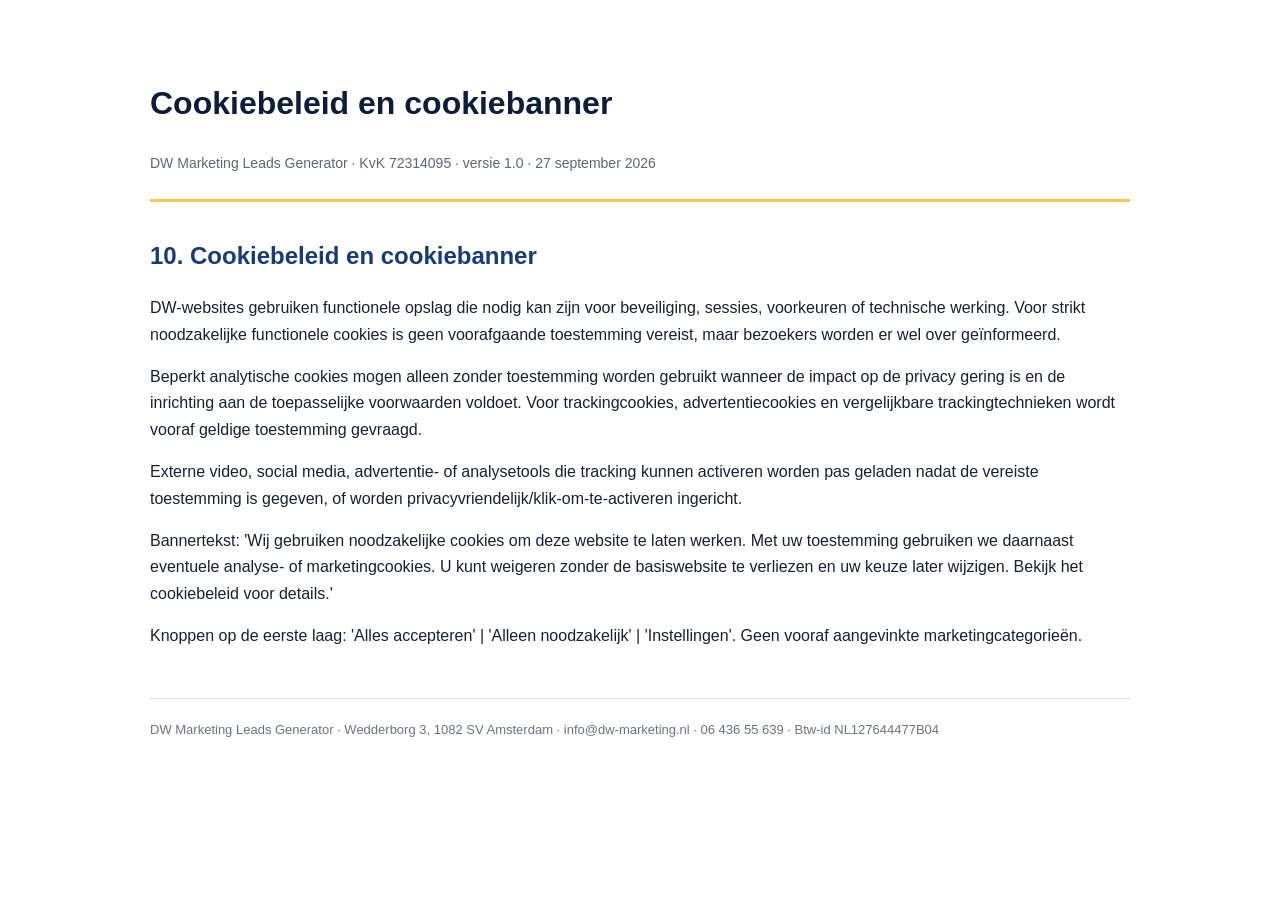
<file: cookies.html>
<!doctype html><html lang="nl"><head><meta charset="utf-8"><meta name="viewport" content="width=device-width,initial-scale=1"><title>Cookiebeleid en cookiebanner</title><style>body{font-family:Arial,Helvetica,sans-serif;max-width:980px;margin:0 auto;padding:32px;color:#172033;line-height:1.65}h1{color:#0c1d3a}h2{color:#173b78;margin-top:34px}a{color:#175fd3}header{padding:24px 0;border-bottom:3px solid #f2c94c;margin-bottom:30px}.meta{color:#5d6675;font-size:14px}.note{background:#fff6cf;border:1px solid #ecd36f;padding:14px 16px;border-radius:12px}.footer{margin-top:48px;padding-top:20px;border-top:1px solid #ddd;color:#6b7280;font-size:13px}ul{padding-left:22px}</style></head><body><header><h1>Cookiebeleid en cookiebanner</h1><div class="meta">DW Marketing Leads Generator · KvK 72314095 · versie 1.0 · 27 september 2026</div></header><h2>10. Cookiebeleid en cookiebanner</h2><p>DW-websites gebruiken functionele opslag die nodig kan zijn voor beveiliging, sessies, voorkeuren of technische werking. Voor strikt noodzakelijke functionele cookies is geen voorafgaande toestemming vereist, maar bezoekers worden er wel over geïnformeerd.</p><p>Beperkt analytische cookies mogen alleen zonder toestemming worden gebruikt wanneer de impact op de privacy gering is en de inrichting aan de toepasselijke voorwaarden voldoet. Voor trackingcookies, advertentiecookies en vergelijkbare trackingtechnieken wordt vooraf geldige toestemming gevraagd.</p><p>Externe video, social media, advertentie- of analysetools die tracking kunnen activeren worden pas geladen nadat de vereiste toestemming is gegeven, of worden privacyvriendelijk/klik-om-te-activeren ingericht.</p><p>Bannertekst: &#x27;Wij gebruiken noodzakelijke cookies om deze website te laten werken. Met uw toestemming gebruiken we daarnaast eventuele analyse- of marketingcookies. U kunt weigeren zonder de basiswebsite te verliezen en uw keuze later wijzigen. Bekijk het cookiebeleid voor details.&#x27;</p><p>Knoppen op de eerste laag: &#x27;Alles accepteren&#x27; | &#x27;Alleen noodzakelijk&#x27; | &#x27;Instellingen&#x27;. Geen vooraf aangevinkte marketingcategorieën.</p><div class="footer">DW Marketing Leads Generator · Wedderborg 3, 1082 SV Amsterdam · info@dw-marketing.nl · 06 436 55 639 · Btw-id NL127644477B04</div></body></html>
</file>
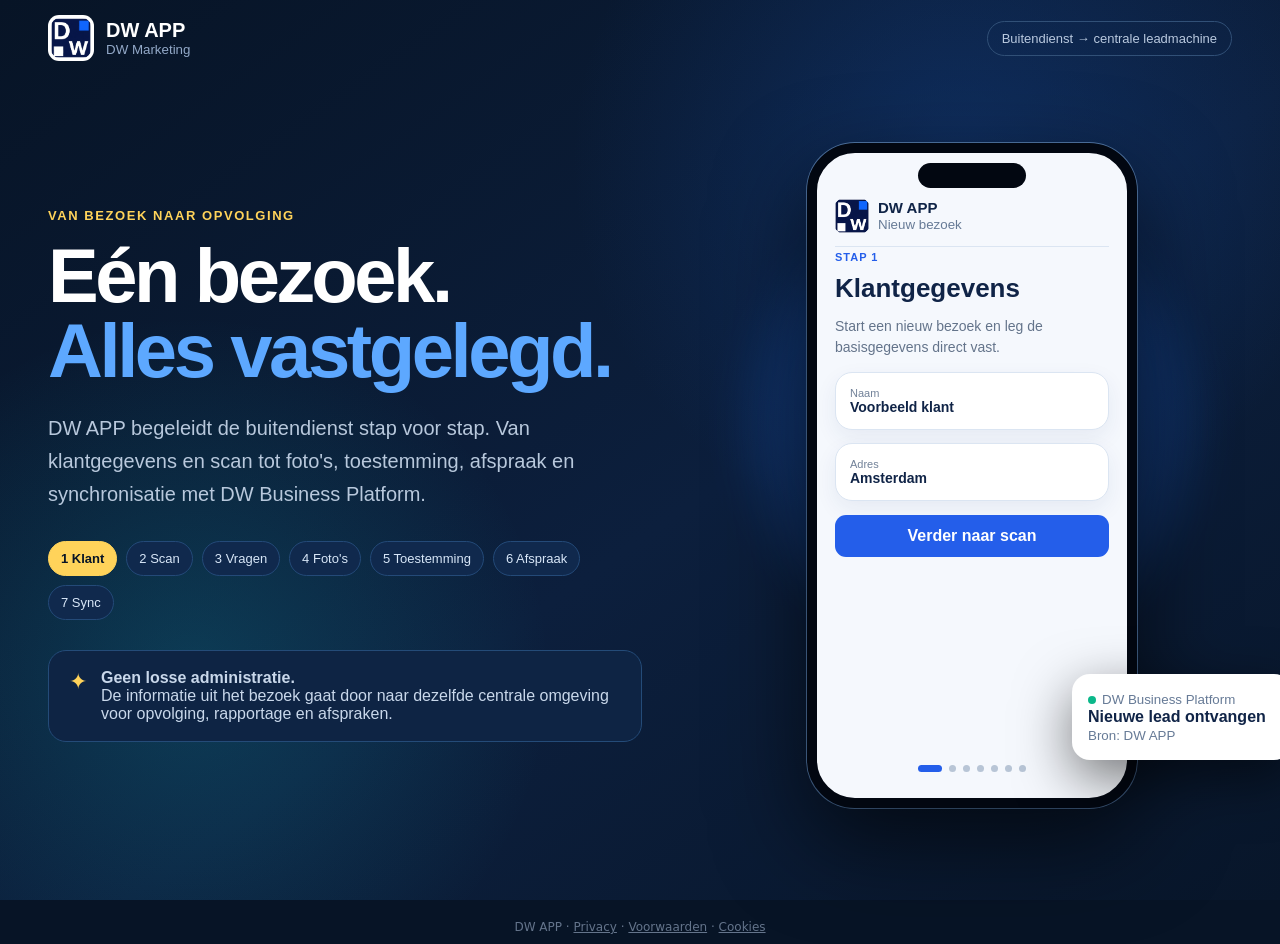
<file: demo.html>
<!doctype html><html lang="nl"><head><meta charset="utf-8"><meta name="viewport" content="width=device-width,initial-scale=1"><title>DW APP — productdemo</title><link rel="icon" href="dw-logo.png"><style>
*{box-sizing:border-box}html{scroll-behavior:smooth}body{margin:0;font-family:Inter,Segoe UI,Arial,sans-serif;background:#071426;color:#fff;min-height:100vh;overflow-x:hidden}.bg{position:fixed;inset:0;background:radial-gradient(circle at 75% 18%,#174fa855,transparent 32%),radial-gradient(circle at 15% 75%,#13b8c933,transparent 28%),linear-gradient(145deg,#071426,#0c1f3d 55%,#08162a);z-index:-1}.top{height:76px;display:flex;align-items:center;justify-content:space-between;max-width:1240px;margin:auto;padding:0 28px}.brand{display:flex;gap:12px;align-items:center}.brand img{width:46px;height:46px;object-fit:contain;background:#fff;border-radius:11px;padding:3px}.brand b{font-size:20px}.brand small{display:block;color:#93a9c8}.pill{border:1px solid #315077;border-radius:999px;padding:9px 14px;color:#b9c9df;font-size:13px}.hero{max-width:1240px;margin:auto;min-height:calc(100vh - 76px);padding:44px 28px 70px;display:grid;grid-template-columns:1fr 520px;gap:70px;align-items:center}.eyebrow{color:#ffd35a;font-weight:800;letter-spacing:.12em;font-size:13px}.copy h1{font-size:clamp(46px,6vw,76px);line-height:.98;margin:16px 0 24px;letter-spacing:-.045em}.copy h1 span{color:#5da8ff}.copy p{font-size:20px;line-height:1.65;color:#b8c8dc;max-width:650px}.flow{display:flex;flex-wrap:wrap;gap:9px;margin:30px 0}.flow span{background:#10294d;border:1px solid #244a78;border-radius:999px;padding:9px 12px;font-size:13px;color:#d8e7f8}.flow span.active{background:#ffd35a;color:#071426;border-color:#ffd35a;font-weight:800}.note{display:flex;gap:14px;align-items:flex-start;background:#0e2444;border:1px solid #244b78;border-radius:18px;padding:18px 20px;max-width:620px;color:#c9d8eb}.note i{font-style:normal;color:#ffd35a;font-size:22px}.stage{position:relative;display:flex;justify-content:center}.halo{position:absolute;width:440px;height:440px;border-radius:50%;background:#1e73ff33;filter:blur(25px);top:60px}.phone{position:relative;width:330px;height:665px;border:10px solid #020711;border-radius:48px;background:#f5f8fd;box-shadow:0 35px 90px #0009,0 0 0 1px #5278a8;overflow:hidden;z-index:2}.notch{position:absolute;top:10px;left:50%;transform:translateX(-50%);width:108px;height:25px;background:#020711;border-radius:20px;z-index:4}.screen{height:100%;color:#102447;padding:46px 18px 18px;display:flex;flex-direction:column}.apphead{display:flex;align-items:center;gap:9px;border-bottom:1px solid #dbe5f2;padding-bottom:13px}.apphead img{width:34px;height:34px;object-fit:contain}.apphead b{font-size:15px}.apphead small{display:block;color:#667a96}.screenbody{flex:1;padding-top:20px;position:relative}.slide{position:absolute;inset:0;opacity:0;transform:translateX(24px);transition:.55s ease;pointer-events:none}.slide.show{opacity:1;transform:none}.kicker{font-size:11px;font-weight:800;color:#245eea;letter-spacing:.09em}.slide h3{font-size:26px;line-height:1.1;margin:9px 0 8px}.slide p{font-size:14px;line-height:1.5;color:#64748b}.card{background:#fff;border:1px solid #dbe5f2;border-radius:17px;padding:14px;margin:13px 0;box-shadow:0 8px 22px #183b6d12}.row{display:flex;justify-content:space-between;align-items:center;gap:10px}.label{font-size:11px;color:#718198}.value{font-weight:800;font-size:14px}.bar{height:7px;background:#e8eef7;border-radius:8px;overflow:hidden;margin:10px 0}.bar i{display:block;height:100%;width:76%;background:#245eea;border-radius:8px}.btn{background:#245eea;color:#fff;border-radius:11px;text-align:center;padding:12px;font-weight:800;margin-top:14px}.btn.yellow{background:#ffd35a;color:#071426}.photo{height:116px;border-radius:14px;background:linear-gradient(135deg,#d8e7f5,#9fc1e4);display:grid;place-items:center;font-size:38px}.success{height:145px;border-radius:50%;width:145px;margin:28px auto 20px;background:#eaf9f4;display:grid;place-items:center;color:#07876f;font-size:60px}.dots{display:flex;justify-content:center;gap:7px;padding:8px}.dots i{width:7px;height:7px;border-radius:50%;background:#b8c5d6}.dots i.on{width:24px;border-radius:8px;background:#245eea}.platform{position:absolute;right:-60px;bottom:48px;background:#fff;color:#102447;border-radius:18px;padding:16px;width:220px;z-index:3;box-shadow:0 18px 55px #0008;animation:float 4s ease-in-out infinite}.platform b{display:block}.platform small{color:#667a96}.live{display:inline-block;width:8px;height:8px;background:#0bb88a;border-radius:50%;margin-right:6px}@keyframes float{50%{transform:translateY(-10px)}}@media(max-width:980px){.hero{grid-template-columns:1fr;text-align:center}.copy p,.note{margin-left:auto;margin-right:auto}.flow{justify-content:center}.stage{margin-top:15px}.platform{right:0}}@media(max-width:520px){.top{padding:0 16px}.pill{display:none}.hero{padding:25px 16px 60px}.copy h1{font-size:46px}.copy p{font-size:17px}.phone{width:300px;height:610px}.platform{display:none}}
</style></head><body><div class="bg"></div><header class="top"><div class="brand"><img src="dw-logo.png" alt="DW logo"><div><b>DW APP</b><small>DW Marketing</small></div></div><div class="pill">Buitendienst → centrale leadmachine</div></header><main class="hero"><section class="copy"><div class="eyebrow">VAN BEZOEK NAAR OPVOLGING</div><h1>Eén bezoek.<br><span>Alles vastgelegd.</span></h1><p>DW APP begeleidt de buitendienst stap voor stap. Van klantgegevens en scan tot foto's, toestemming, afspraak en synchronisatie met DW Business Platform.</p><div class="flow" id="flow"><span>1 Klant</span><span>2 Scan</span><span>3 Vragen</span><span>4 Foto's</span><span>5 Toestemming</span><span>6 Afspraak</span><span>7 Sync</span></div><div class="note"><i>✦</i><div><b>Geen losse administratie.</b><br>De informatie uit het bezoek gaat door naar dezelfde centrale omgeving voor opvolging, rapportage en afspraken.</div></div></section><section class="stage"><div class="halo"></div><div class="phone"><div class="notch"></div><div class="screen"><div class="apphead"><img src="dw-logo.png"><div><b>DW APP</b><small>Nieuw bezoek</small></div></div><div class="screenbody"><div class="slide show"><span class="kicker">STAP 1</span><h3>Klantgegevens</h3><p>Start een nieuw bezoek en leg de basisgegevens direct vast.</p><div class="card"><div class="label">Naam</div><div class="value">Voorbeeld klant</div></div><div class="card"><div class="label">Adres</div><div class="value">Amsterdam</div></div><div class="btn">Verder naar scan</div></div><div class="slide"><span class="kicker">STAP 2</span><h3>Kies de juiste route</h3><p>Particulier of zakelijk: de medewerker kiest de scan die bij het bezoek hoort.</p><div class="card"><div class="row"><b>Woningcheck</b><span>→</span></div></div><div class="card"><div class="row"><b>AI Efficiency Scan</b><span>→</span></div></div><div class="card"><div class="row"><b>Energie & Compliance</b><span>→</span></div></div></div><div class="slide"><span class="kicker">STAP 3</span><h3>Vragen stap voor stap</h3><p>Duidelijke invoer met voortgang. De bestaande vragen blijven leidend.</p><div class="card"><div class="row"><span class="label">Voortgang</span><b>8 / 12</b></div><div class="bar"><i></i></div></div><div class="card"><div class="label">Huidige situatie</div><div class="value">Antwoord geregistreerd ✓</div></div><div class="btn">Volgende vraag</div></div><div class="slide"><span class="kicker">STAP 4</span><h3>Foto's bij het dossier</h3><p>Leg relevante situaties vast tijdens het bezoek.</p><div class="photo">▣</div><div class="card"><div class="row"><span>Foto toegevoegd</span><b>✓</b></div></div><div class="btn">Foto toevoegen</div></div><div class="slide"><span class="kicker">STAP 5</span><h3>Toestemming vastleggen</h3><p>De medewerker ziet duidelijk wat wordt vastgelegd voordat het dossier verdergaat.</p><div class="card"><div class="row"><span>Toestemming klant</span><b>✓</b></div></div><div class="card"><div class="row"><span>Gegevens gecontroleerd</span><b>✓</b></div></div><div class="btn">Bevestigen</div></div><div class="slide"><span class="kicker">STAP 6</span><h3>Afspraak plannen</h3><p>Maak vanuit hetzelfde bezoek direct de logische vervolgstap.</p><div class="card"><div class="label">Afspraak</div><div class="value">30 september · 14:00</div></div><div class="card"><div class="label">Status</div><div class="value">Gekwalificeerd</div></div><div class="btn yellow">Afspraak bevestigen</div></div><div class="slide"><span class="kicker">STAP 7</span><div class="success">✓</div><h3 style="text-align:center">Gesynchroniseerd</h3><p style="text-align:center">Het bezoek staat klaar voor opvolging in DW Business Platform.</p><div class="card"><div class="row"><span>Lead</span><b>Ontvangen ✓</b></div></div></div></div><div class="dots" id="dots"></div></div></div><div class="platform"><small><span class="live"></span>DW Business Platform</small><b>Nieuwe lead ontvangen</b><small>Bron: DW APP</small></div></section></main><script>const slides=[...document.querySelectorAll('.slide')],steps=[...document.querySelectorAll('#flow span')],dots=document.getElementById('dots');slides.forEach((_,i)=>{const d=document.createElement('i');if(!i)d.className='on';dots.appendChild(d)});const ds=[...dots.children];let n=0;function show(i){slides.forEach((s,j)=>s.classList.toggle('show',j===i));steps.forEach((s,j)=>s.classList.toggle('active',j===i));ds.forEach((d,j)=>d.classList.toggle('on',j===i))}show(0);setInterval(()=>{n=(n+1)%slides.length;show(n)},2600)</script><div data-dw-legal-integrated="1" class="dw-legal-links" style="margin:18px auto 8px;text-align:center;font:12px/1.5 system-ui,-apple-system,Segoe UI,Arial,sans-serif;color:#64748b">DW APP · <a href="privacy.html" style="color:inherit">Privacy</a> · <a href="voorwaarden.html" style="color:inherit">Voorwaarden</a> · <a href="cookies.html" style="color:inherit">Cookies</a></div>
</body></html>
</file>
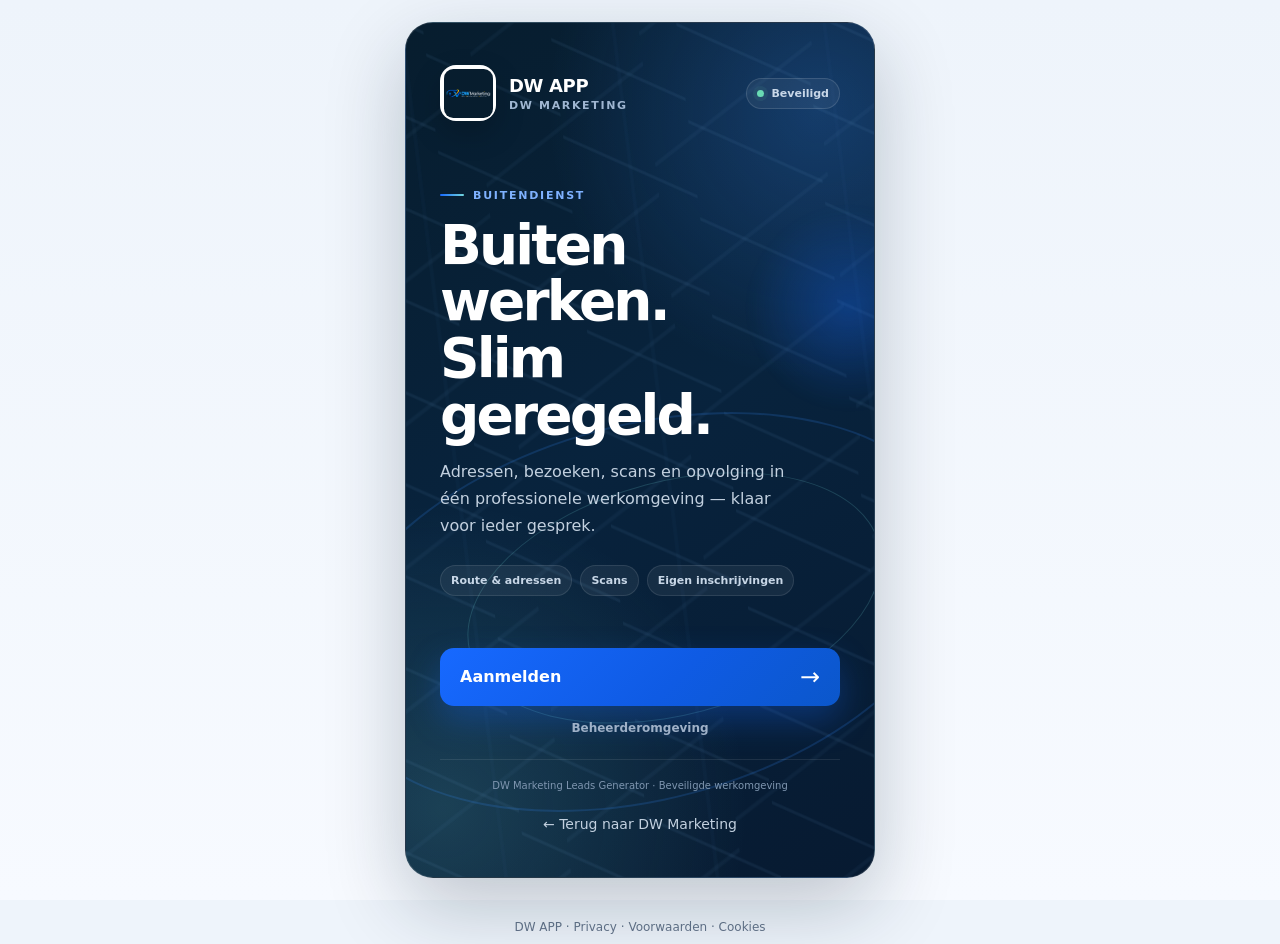
<file: field-login.html>
<!doctype html>
<html lang="nl">
<head>
  <meta charset="utf-8">
  <meta name="viewport" content="width=device-width,initial-scale=1,viewport-fit=cover">
  <meta name="theme-color" content="#071d2e">
  <meta name="apple-mobile-web-app-capable" content="yes">
  <meta name="apple-mobile-web-app-status-bar-style" content="default">
  <link rel="manifest" href="manifest.webmanifest">
  <link rel="icon" href="dw-app-icon.svg" type="image/svg+xml">
  <title>DW APP</title>
  <style>
    :root{
      --navy:#071d2e;--navy2:#0a2945;--navy3:#103b63;
      --blue:#1769ff;--blue2:#3b8cff;--cyan:#72d7dc;
      --ink:#0c1f3a;--muted:#afc0d5;--white:#fff;
    }
    *{box-sizing:border-box}
    html,body{min-height:100%;margin:0}
    body{font-family:Inter,ui-sans-serif,system-ui,-apple-system,BlinkMacSystemFont,"Segoe UI",sans-serif;background:#eef4fb;color:#fff}
    button,a{font:inherit}
    a{text-decoration:none;color:inherit}
    .page{min-height:100dvh;display:grid;place-items:center;padding:22px;background:linear-gradient(180deg,#eef4fb 0%,#f7faff 100%)}
    .phone{position:relative;width:min(470px,100%);min-height:min(800px,calc(100dvh - 44px));overflow:hidden;border-radius:28px;background:
      radial-gradient(circle at 88% 10%,rgba(59,140,255,.26),transparent 31%),
      radial-gradient(circle at 8% 92%,rgba(114,215,220,.18),transparent 34%),
      linear-gradient(150deg,var(--navy) 0%,#08233d 48%,#071a31 100%);
      box-shadow:0 28px 80px rgba(7,29,46,.24);border:1px solid rgba(255,255,255,.12)}
    .map{position:absolute;inset:-12%;opacity:.35;transform:rotate(-7deg);pointer-events:none;background:
      linear-gradient(31deg,transparent 47.5%,rgba(121,174,224,.24) 48.5%,rgba(121,174,224,.24) 49.5%,transparent 50.5%) 0 0/126px 98px,
      linear-gradient(149deg,transparent 48%,rgba(121,174,224,.16) 49%,rgba(121,174,224,.16) 50%,transparent 51%) 0 0/170px 132px,
      linear-gradient(90deg,transparent 48.8%,rgba(70,126,183,.13) 49.4%,rgba(70,126,183,.13) 50.6%,transparent 51.2%) 0 0/210px 160px}
    .route{position:absolute;left:-18%;right:-20%;bottom:9%;height:44%;border:2px solid rgba(54,138,255,.18);border-radius:50%;transform:rotate(-15deg);pointer-events:none}
    .route:after{content:"";position:absolute;inset:17% 12% 20% 22%;border:1px solid rgba(117,218,218,.19);border-radius:50%}
    .glow{position:absolute;right:-80px;top:180px;width:210px;height:210px;border-radius:50%;background:radial-gradient(circle,rgba(23,105,255,.30),transparent 68%);filter:blur(4px)}
    .content{position:relative;z-index:2;min-height:inherit;padding:42px 34px 30px;display:flex;flex-direction:column}
    .brand{display:flex;align-items:center;gap:13px}
    .logo{width:56px;height:56px;border-radius:16px;background:#fff;display:grid;place-items:center;box-shadow:0 12px 30px rgba(0,0,0,.18);overflow:hidden}
    .logo img{width:49px;height:49px;object-fit:contain}
    .brand-copy strong{display:block;font-size:18px;letter-spacing:-.02em}
    .brand-copy span{display:block;margin-top:3px;color:#9fb6d1;font-size:11px;font-weight:800;letter-spacing:.15em;text-transform:uppercase}
    .secure{margin-left:auto;display:inline-flex;align-items:center;gap:7px;padding:8px 10px;border-radius:999px;border:1px solid rgba(255,255,255,.13);background:rgba(255,255,255,.055);font-size:11px;font-weight:800;color:#c8d7e8;white-space:nowrap}
    .secure i{width:7px;height:7px;border-radius:50%;background:#69dbb4;box-shadow:0 0 0 4px rgba(105,219,180,.08)}
    .hero{margin:auto 0;max-width:360px;padding:60px 0 52px}
    .eyebrow{display:inline-flex;align-items:center;gap:9px;color:#7fb2ff;font-size:11px;font-weight:900;letter-spacing:.16em;text-transform:uppercase}
    .eyebrow:before{content:"";width:24px;height:2px;background:linear-gradient(90deg,var(--blue),var(--cyan));border-radius:2px}
    h1{margin:15px 0 16px;font-size:clamp(38px,8vw,55px);line-height:1.03;letter-spacing:-.052em;max-width:380px}
    .lead{margin:0;color:#c2d0df;font-size:16px;line-height:1.68;max-width:350px}
    .feature-row{display:flex;gap:8px;flex-wrap:wrap;margin-top:25px}
    .feature-row span{padding:8px 10px;border-radius:999px;background:rgba(255,255,255,.06);border:1px solid rgba(255,255,255,.10);color:#c8d7e7;font-size:11px;font-weight:750}
    .actions{margin-top:auto}
    .signin{width:100%;min-height:58px;border:0;border-radius:14px;display:flex;align-items:center;justify-content:space-between;padding:0 20px;color:#fff;background:linear-gradient(135deg,var(--blue),#0f5be4 58%,#0b57cb);font-weight:850;font-size:16px;box-shadow:0 14px 34px rgba(23,105,255,.30);transition:transform .16s ease,box-shadow .16s ease}
    .signin:hover{transform:translateY(-1px);box-shadow:0 18px 38px rgba(23,105,255,.36)}
    .signin b{font-size:24px;font-weight:500;line-height:1}
    .admin{display:flex;justify-content:center;margin-top:15px;font-size:12px;color:#9fb1c8;font-weight:750}
    .admin:hover{color:#fff}
    .legal{margin-top:24px;padding-top:18px;border-top:1px solid rgba(255,255,255,.09);color:#7f96b0;font-size:10px;line-height:1.5;text-align:center}
    @media(max-width:520px){
      .page{padding:0;background:#071d2e}.phone{width:100%;min-height:100dvh;border-radius:0;border:0;box-shadow:none}.content{padding:28px 24px 24px}.logo{width:58px;height:58px;border-radius:16px;background:#071d2e;display:grid;place-items:center;box-shadow:0 12px 30px rgba(0,0,0,.18);overflow:hidden;border:1px solid rgba(255,255,255,.16)}.logo img{width:100%;height:100%;object-fit:cover;display:block}.secure{font-size:10px;padding:7px 9px}.hero{padding:48px 0 44px}h1{font-size:43px}.lead{font-size:15px}.feature-row{margin-top:20px}}
    @media(max-width:360px){.content{padding-left:19px;padding-right:19px}.secure{display:none}h1{font-size:39px}}
    @media(prefers-reduced-motion:reduce){*{transition:none!important}}

    /* Alleen lage landscape-viewports: startscherm vult de telefoonbreedte. */
    @media (orientation:landscape) and (max-height:600px) {
      html,body{width:100%;max-width:none;background:var(--navy)}
      .page{width:100%;max-width:none;padding:0;display:block;background:var(--navy)}
      .phone{width:100%;max-width:none;min-height:100dvh;margin:0;border:0;border-radius:0;box-shadow:none}
      .content{min-height:100dvh;padding:10px max(8px,env(safe-area-inset-right)) 10px max(8px,env(safe-area-inset-left));display:grid;grid-template-columns:minmax(0,1.35fr) minmax(0,1fr);grid-template-rows:auto 1fr;gap:12px 20px;align-items:center}
      .brand{grid-column:1/-1;min-width:0}
      .logo{width:42px;height:42px;flex-shrink:0;background:var(--navy)}
      .logo img{width:100%;height:100%;object-fit:contain}
      .hero{min-width:0;max-width:none;margin:0;padding:8px 0}
      h1{max-width:none;margin:8px 0 10px;font-size:clamp(28px,4.5vw,40px)}
      .lead{max-width:none;font-size:14px;line-height:1.5}
      .feature-row{margin-top:12px;gap:6px}
      .feature-row span{padding:6px 8px}
      .actions{min-width:0;width:100%;margin:0}
      .signin{min-height:48px}
      .admin{margin-top:10px}
      .legal{margin-top:12px;padding-top:10px}
      .dw-legal-links{color:#afc0d5!important}
    }
  </style>
</head>
<body>
  <main class="page">
    <section class="phone" aria-labelledby="welcomeTitle">
      <div class="map"></div><div class="route"></div><div class="glow"></div>
      <div class="content">
        <header class="brand">
          <div class="logo"><img src="dw-app-icon.svg?v=20261003-logo" alt="DW Marketing"></div>
          <div class="brand-copy"><strong>DW APP</strong><span>DW Marketing</span></div>
          <div class="secure"><i></i> Beveiligd</div>
        </header>

        <div class="hero">
          <span class="eyebrow">Buitendienst</span>
          <h1 id="welcomeTitle">Buiten werken.<br>Slim geregeld.</h1>
          <p class="lead">Adressen, bezoeken, scans en opvolging in één professionele werkomgeving — klaar voor ieder gesprek.</p>
          <div class="feature-row" aria-label="Belangrijkste functies">
            <span>Route & adressen</span><span>Scans</span><span>Eigen inschrijvingen</span>
          </div>
        </div>

        <div class="actions">
          <a class="signin" href="medewerker-login.html"><span>Aanmelden</span><b aria-hidden="true">→</b></a>
          <a class="admin" href="beheer-login.html">Beheerderomgeving</a>
          <div class="legal">DW Marketing Leads Generator · Beveiligde werkomgeving</div>
          <a class="dw-return-marketing" href="https://dw-marketing.nl" style="display:flex;justify-content:center;align-items:center;min-height:44px;margin-top:10px;color:#c2d0df;font-size:14px;line-height:1.5;text-align:center;overflow-wrap:anywhere">← Terug naar DW Marketing</a>
        </div>
      </div>
    </section>
  </main>
<div data-dw-legal-integrated="1" class="dw-legal-links" style="margin:18px auto 8px;text-align:center;font:12px/1.5 system-ui,-apple-system,Segoe UI,Arial,sans-serif;color:#64748b">DW APP · <a href="privacy.html" style="color:inherit">Privacy</a> · <a href="voorwaarden.html" style="color:inherit">Voorwaarden</a> · <a href="cookies.html" style="color:inherit">Cookies</a></div>
</body>
</html>
</file>
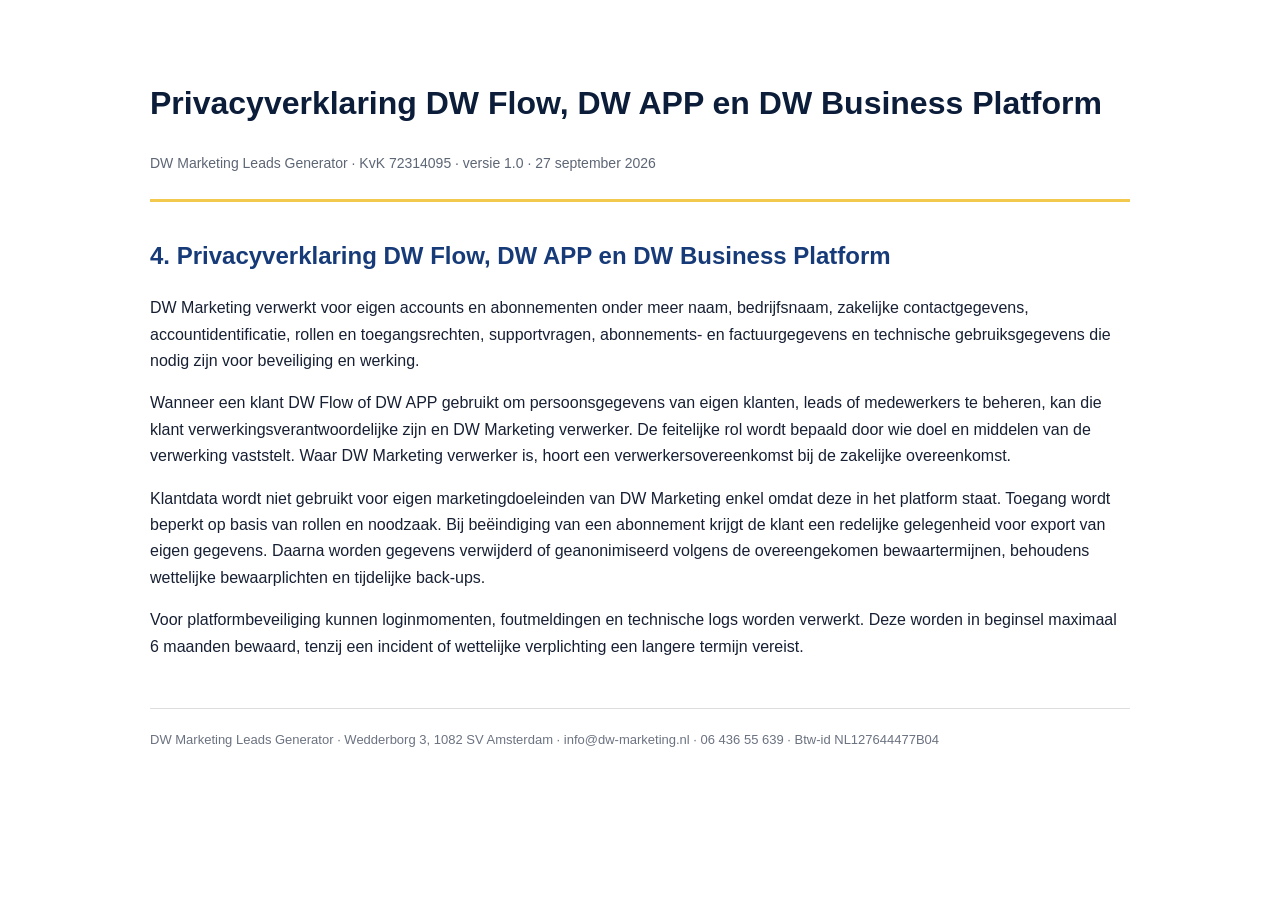
<file: privacy.html>
<!doctype html><html lang="nl"><head><meta charset="utf-8"><meta name="viewport" content="width=device-width,initial-scale=1"><title>Privacyverklaring DW Flow, DW APP en DW Business Platform</title><style>body{font-family:Arial,Helvetica,sans-serif;max-width:980px;margin:0 auto;padding:32px;color:#172033;line-height:1.65}h1{color:#0c1d3a}h2{color:#173b78;margin-top:34px}a{color:#175fd3}header{padding:24px 0;border-bottom:3px solid #f2c94c;margin-bottom:30px}.meta{color:#5d6675;font-size:14px}.note{background:#fff6cf;border:1px solid #ecd36f;padding:14px 16px;border-radius:12px}.footer{margin-top:48px;padding-top:20px;border-top:1px solid #ddd;color:#6b7280;font-size:13px}ul{padding-left:22px}</style></head><body><header><h1>Privacyverklaring DW Flow, DW APP en DW Business Platform</h1><div class="meta">DW Marketing Leads Generator · KvK 72314095 · versie 1.0 · 27 september 2026</div></header><h2>4. Privacyverklaring DW Flow, DW APP en DW Business Platform</h2><p>DW Marketing verwerkt voor eigen accounts en abonnementen onder meer naam, bedrijfsnaam, zakelijke contactgegevens, accountidentificatie, rollen en toegangsrechten, supportvragen, abonnements- en factuurgegevens en technische gebruiksgegevens die nodig zijn voor beveiliging en werking.</p><p>Wanneer een klant DW Flow of DW APP gebruikt om persoonsgegevens van eigen klanten, leads of medewerkers te beheren, kan die klant verwerkingsverantwoordelijke zijn en DW Marketing verwerker. De feitelijke rol wordt bepaald door wie doel en middelen van de verwerking vaststelt. Waar DW Marketing verwerker is, hoort een verwerkersovereenkomst bij de zakelijke overeenkomst.</p><p>Klantdata wordt niet gebruikt voor eigen marketingdoeleinden van DW Marketing enkel omdat deze in het platform staat. Toegang wordt beperkt op basis van rollen en noodzaak. Bij beëindiging van een abonnement krijgt de klant een redelijke gelegenheid voor export van eigen gegevens. Daarna worden gegevens verwijderd of geanonimiseerd volgens de overeengekomen bewaartermijnen, behoudens wettelijke bewaarplichten en tijdelijke back-ups.</p><p>Voor platformbeveiliging kunnen loginmomenten, foutmeldingen en technische logs worden verwerkt. Deze worden in beginsel maximaal 6 maanden bewaard, tenzij een incident of wettelijke verplichting een langere termijn vereist.</p><div class="footer">DW Marketing Leads Generator · Wedderborg 3, 1082 SV Amsterdam · info@dw-marketing.nl · 06 436 55 639 · Btw-id NL127644477B04</div></body></html>
</file>
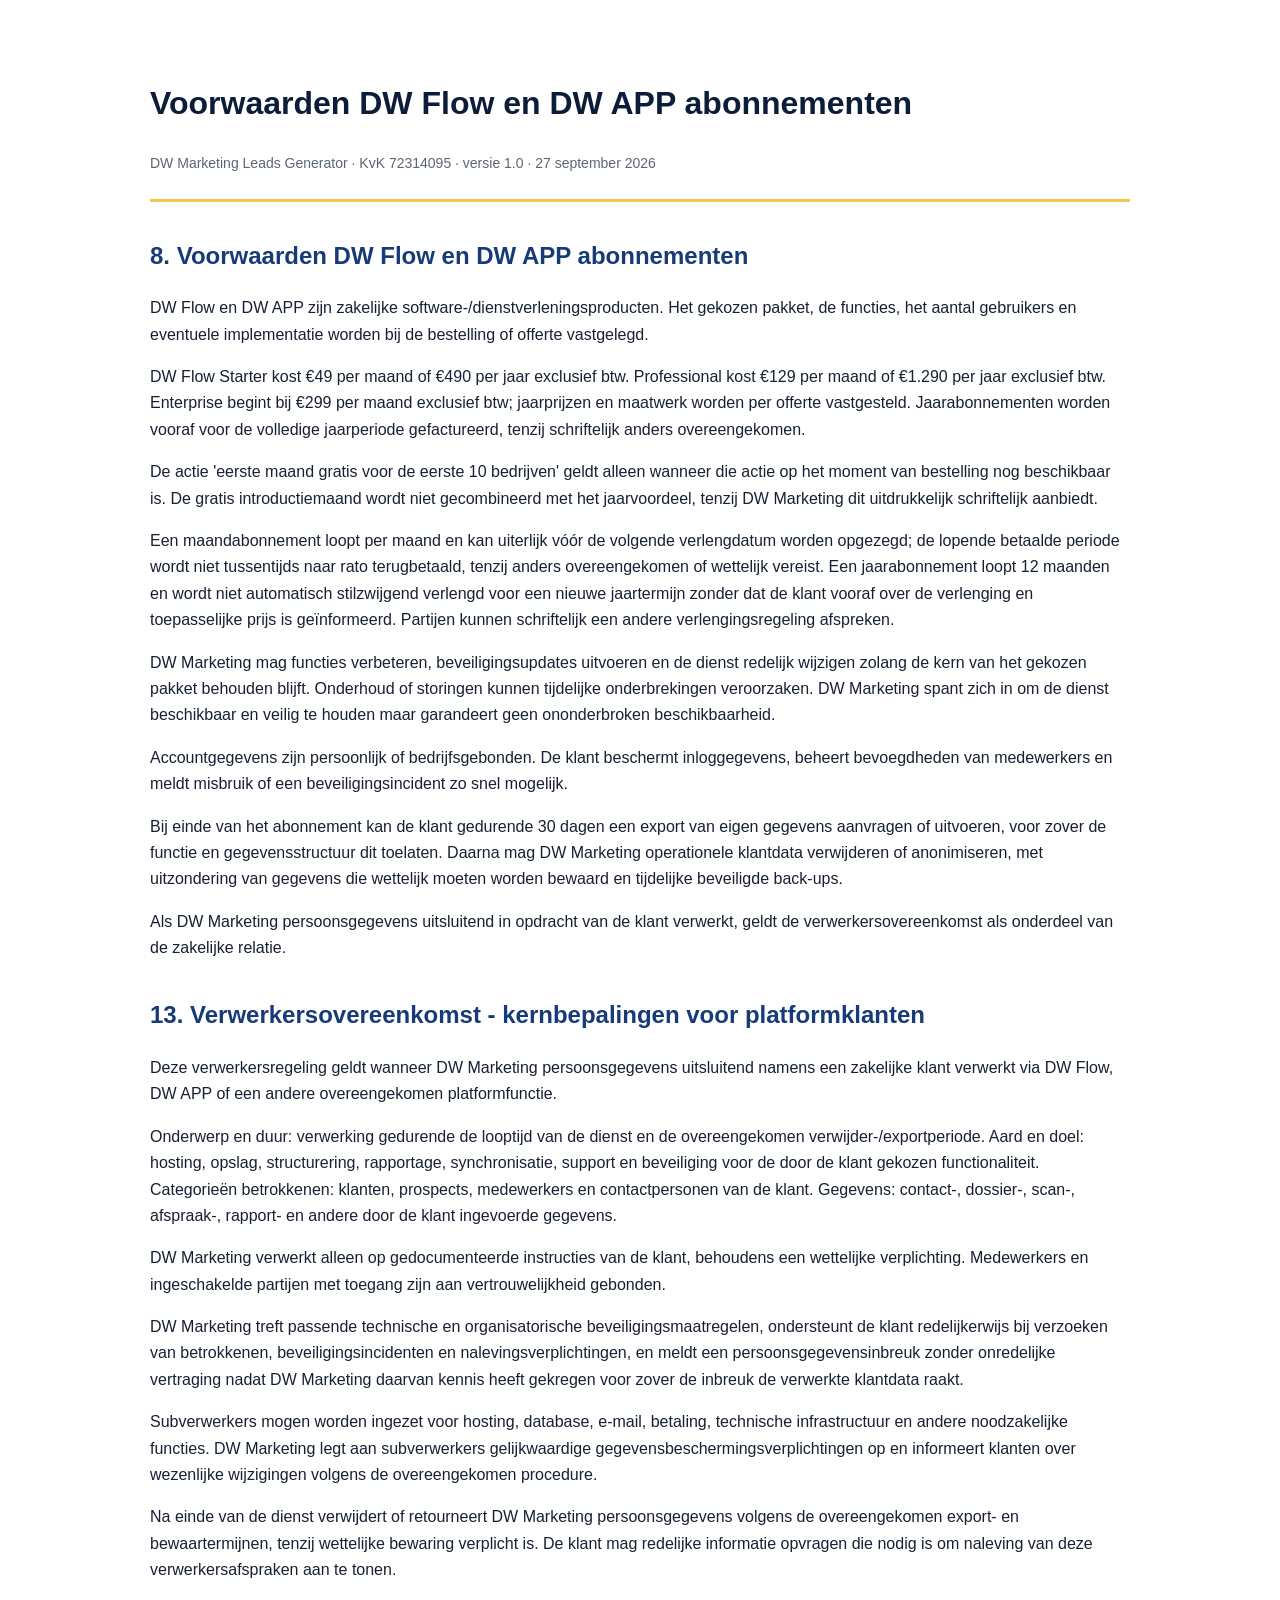
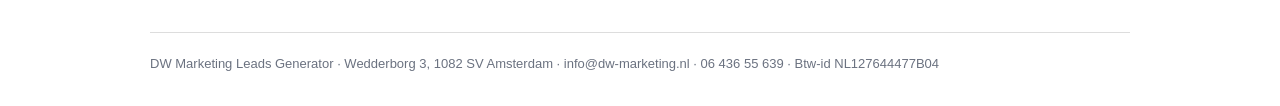
<file: voorwaarden.html>
<!doctype html><html lang="nl"><head><meta charset="utf-8"><meta name="viewport" content="width=device-width,initial-scale=1"><title>Voorwaarden DW Flow en DW APP abonnementen</title><style>body{font-family:Arial,Helvetica,sans-serif;max-width:980px;margin:0 auto;padding:32px;color:#172033;line-height:1.65}h1{color:#0c1d3a}h2{color:#173b78;margin-top:34px}a{color:#175fd3}header{padding:24px 0;border-bottom:3px solid #f2c94c;margin-bottom:30px}.meta{color:#5d6675;font-size:14px}.note{background:#fff6cf;border:1px solid #ecd36f;padding:14px 16px;border-radius:12px}.footer{margin-top:48px;padding-top:20px;border-top:1px solid #ddd;color:#6b7280;font-size:13px}ul{padding-left:22px}</style></head><body><header><h1>Voorwaarden DW Flow en DW APP abonnementen</h1><div class="meta">DW Marketing Leads Generator · KvK 72314095 · versie 1.0 · 27 september 2026</div></header><h2>8. Voorwaarden DW Flow en DW APP abonnementen</h2><p>DW Flow en DW APP zijn zakelijke software-/dienstverleningsproducten. Het gekozen pakket, de functies, het aantal gebruikers en eventuele implementatie worden bij de bestelling of offerte vastgelegd.</p><p>DW Flow Starter kost €49 per maand of €490 per jaar exclusief btw. Professional kost €129 per maand of €1.290 per jaar exclusief btw. Enterprise begint bij €299 per maand exclusief btw; jaarprijzen en maatwerk worden per offerte vastgesteld. Jaarabonnementen worden vooraf voor de volledige jaarperiode gefactureerd, tenzij schriftelijk anders overeengekomen.</p><p>De actie &#x27;eerste maand gratis voor de eerste 10 bedrijven&#x27; geldt alleen wanneer die actie op het moment van bestelling nog beschikbaar is. De gratis introductiemaand wordt niet gecombineerd met het jaarvoordeel, tenzij DW Marketing dit uitdrukkelijk schriftelijk aanbiedt.</p><p>Een maandabonnement loopt per maand en kan uiterlijk vóór de volgende verlengdatum worden opgezegd; de lopende betaalde periode wordt niet tussentijds naar rato terugbetaald, tenzij anders overeengekomen of wettelijk vereist. Een jaarabonnement loopt 12 maanden en wordt niet automatisch stilzwijgend verlengd voor een nieuwe jaartermijn zonder dat de klant vooraf over de verlenging en toepasselijke prijs is geïnformeerd. Partijen kunnen schriftelijk een andere verlengingsregeling afspreken.</p><p>DW Marketing mag functies verbeteren, beveiligingsupdates uitvoeren en de dienst redelijk wijzigen zolang de kern van het gekozen pakket behouden blijft. Onderhoud of storingen kunnen tijdelijke onderbrekingen veroorzaken. DW Marketing spant zich in om de dienst beschikbaar en veilig te houden maar garandeert geen ononderbroken beschikbaarheid.</p><p>Accountgegevens zijn persoonlijk of bedrijfsgebonden. De klant beschermt inloggegevens, beheert bevoegdheden van medewerkers en meldt misbruik of een beveiligingsincident zo snel mogelijk.</p><p>Bij einde van het abonnement kan de klant gedurende 30 dagen een export van eigen gegevens aanvragen of uitvoeren, voor zover de functie en gegevensstructuur dit toelaten. Daarna mag DW Marketing operationele klantdata verwijderen of anonimiseren, met uitzondering van gegevens die wettelijk moeten worden bewaard en tijdelijke beveiligde back-ups.</p><p>Als DW Marketing persoonsgegevens uitsluitend in opdracht van de klant verwerkt, geldt de verwerkersovereenkomst als onderdeel van de zakelijke relatie.</p><h2>13. Verwerkersovereenkomst - kernbepalingen voor platformklanten</h2><p>Deze verwerkersregeling geldt wanneer DW Marketing persoonsgegevens uitsluitend namens een zakelijke klant verwerkt via DW Flow, DW APP of een andere overeengekomen platformfunctie.</p><p>Onderwerp en duur: verwerking gedurende de looptijd van de dienst en de overeengekomen verwijder-/exportperiode. Aard en doel: hosting, opslag, structurering, rapportage, synchronisatie, support en beveiliging voor de door de klant gekozen functionaliteit. Categorieën betrokkenen: klanten, prospects, medewerkers en contactpersonen van de klant. Gegevens: contact-, dossier-, scan-, afspraak-, rapport- en andere door de klant ingevoerde gegevens.</p><p>DW Marketing verwerkt alleen op gedocumenteerde instructies van de klant, behoudens een wettelijke verplichting. Medewerkers en ingeschakelde partijen met toegang zijn aan vertrouwelijkheid gebonden.</p><p>DW Marketing treft passende technische en organisatorische beveiligingsmaatregelen, ondersteunt de klant redelijkerwijs bij verzoeken van betrokkenen, beveiligingsincidenten en nalevingsverplichtingen, en meldt een persoonsgegevensinbreuk zonder onredelijke vertraging nadat DW Marketing daarvan kennis heeft gekregen voor zover de inbreuk de verwerkte klantdata raakt.</p><p>Subverwerkers mogen worden ingezet voor hosting, database, e-mail, betaling, technische infrastructuur en andere noodzakelijke functies. DW Marketing legt aan subverwerkers gelijkwaardige gegevensbeschermingsverplichtingen op en informeert klanten over wezenlijke wijzigingen volgens de overeengekomen procedure.</p><p>Na einde van de dienst verwijdert of retourneert DW Marketing persoonsgegevens volgens de overeengekomen export- en bewaartermijnen, tenzij wettelijke bewaring verplicht is. De klant mag redelijke informatie opvragen die nodig is om naleving van deze verwerkersafspraken aan te tonen.</p><div class="footer">DW Marketing Leads Generator · Wedderborg 3, 1082 SV Amsterdam · info@dw-marketing.nl · 06 436 55 639 · Btw-id NL127644477B04</div></body></html>
</file>
